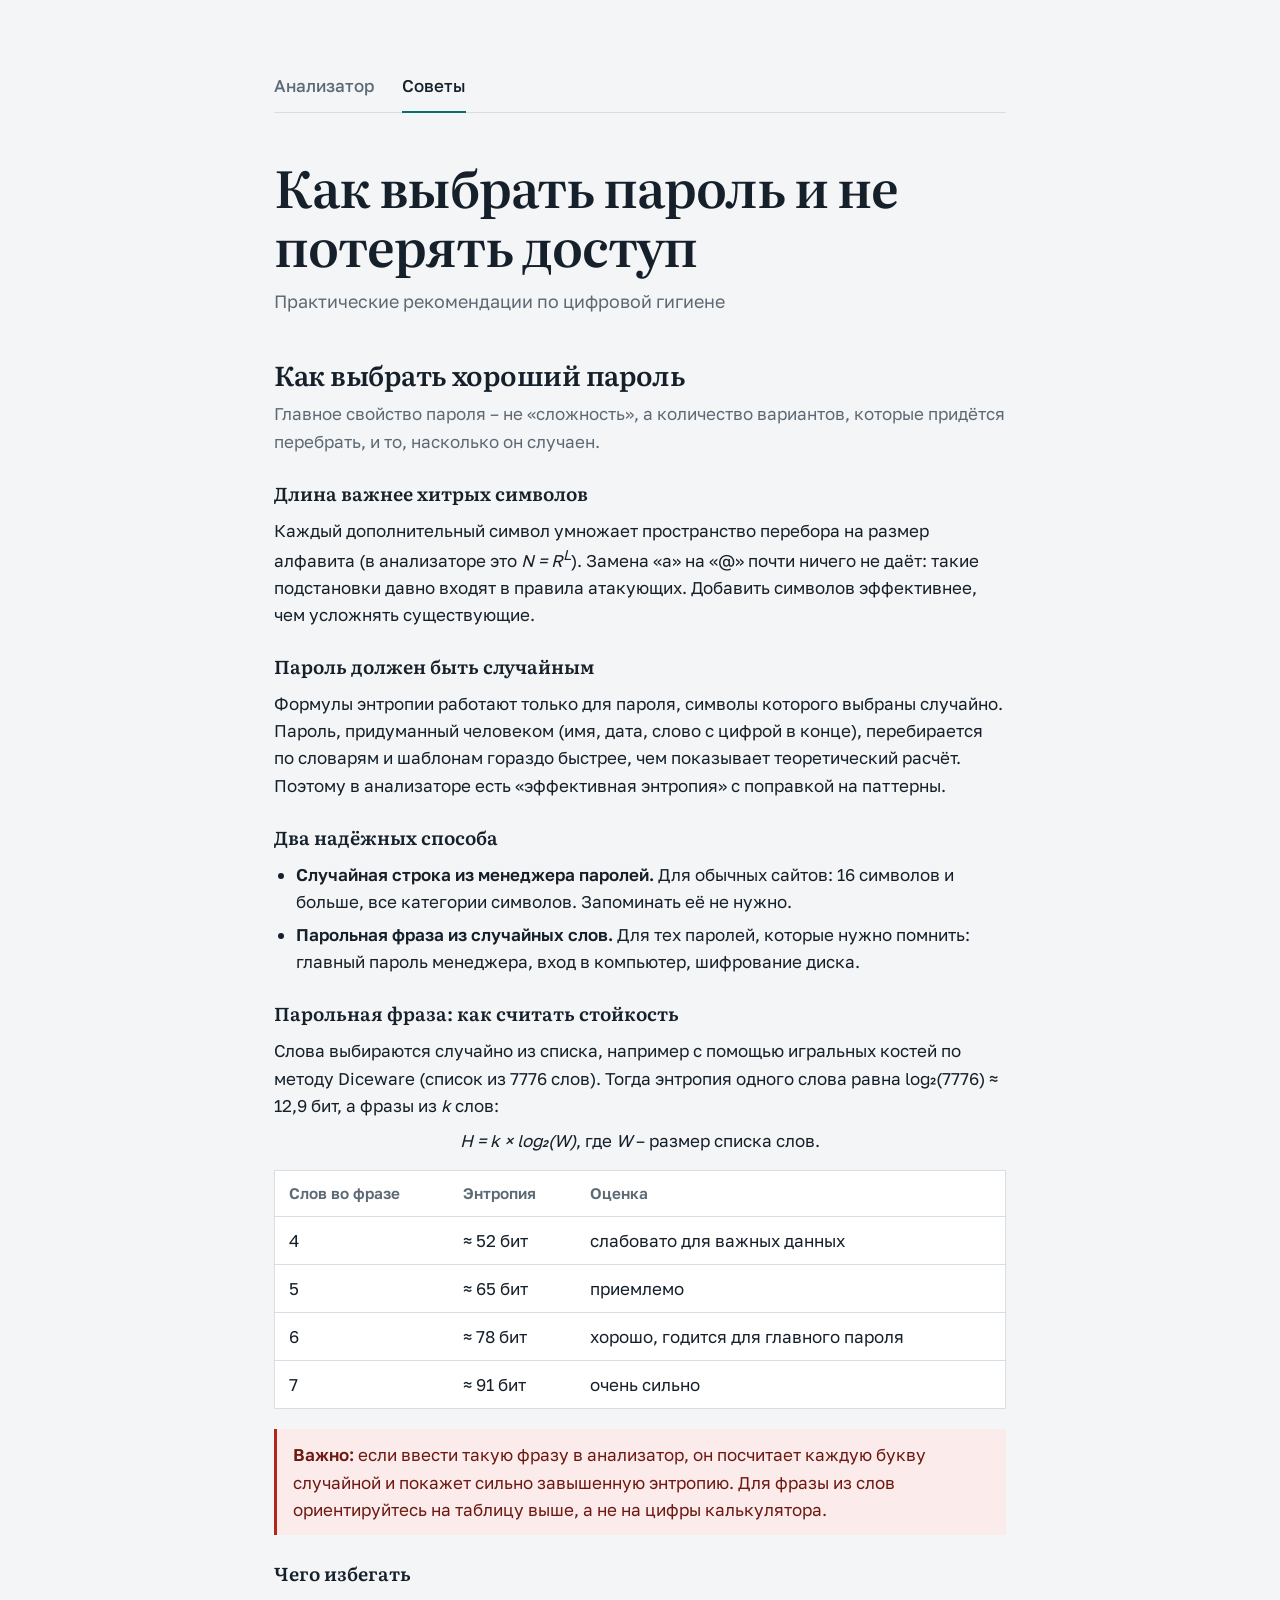
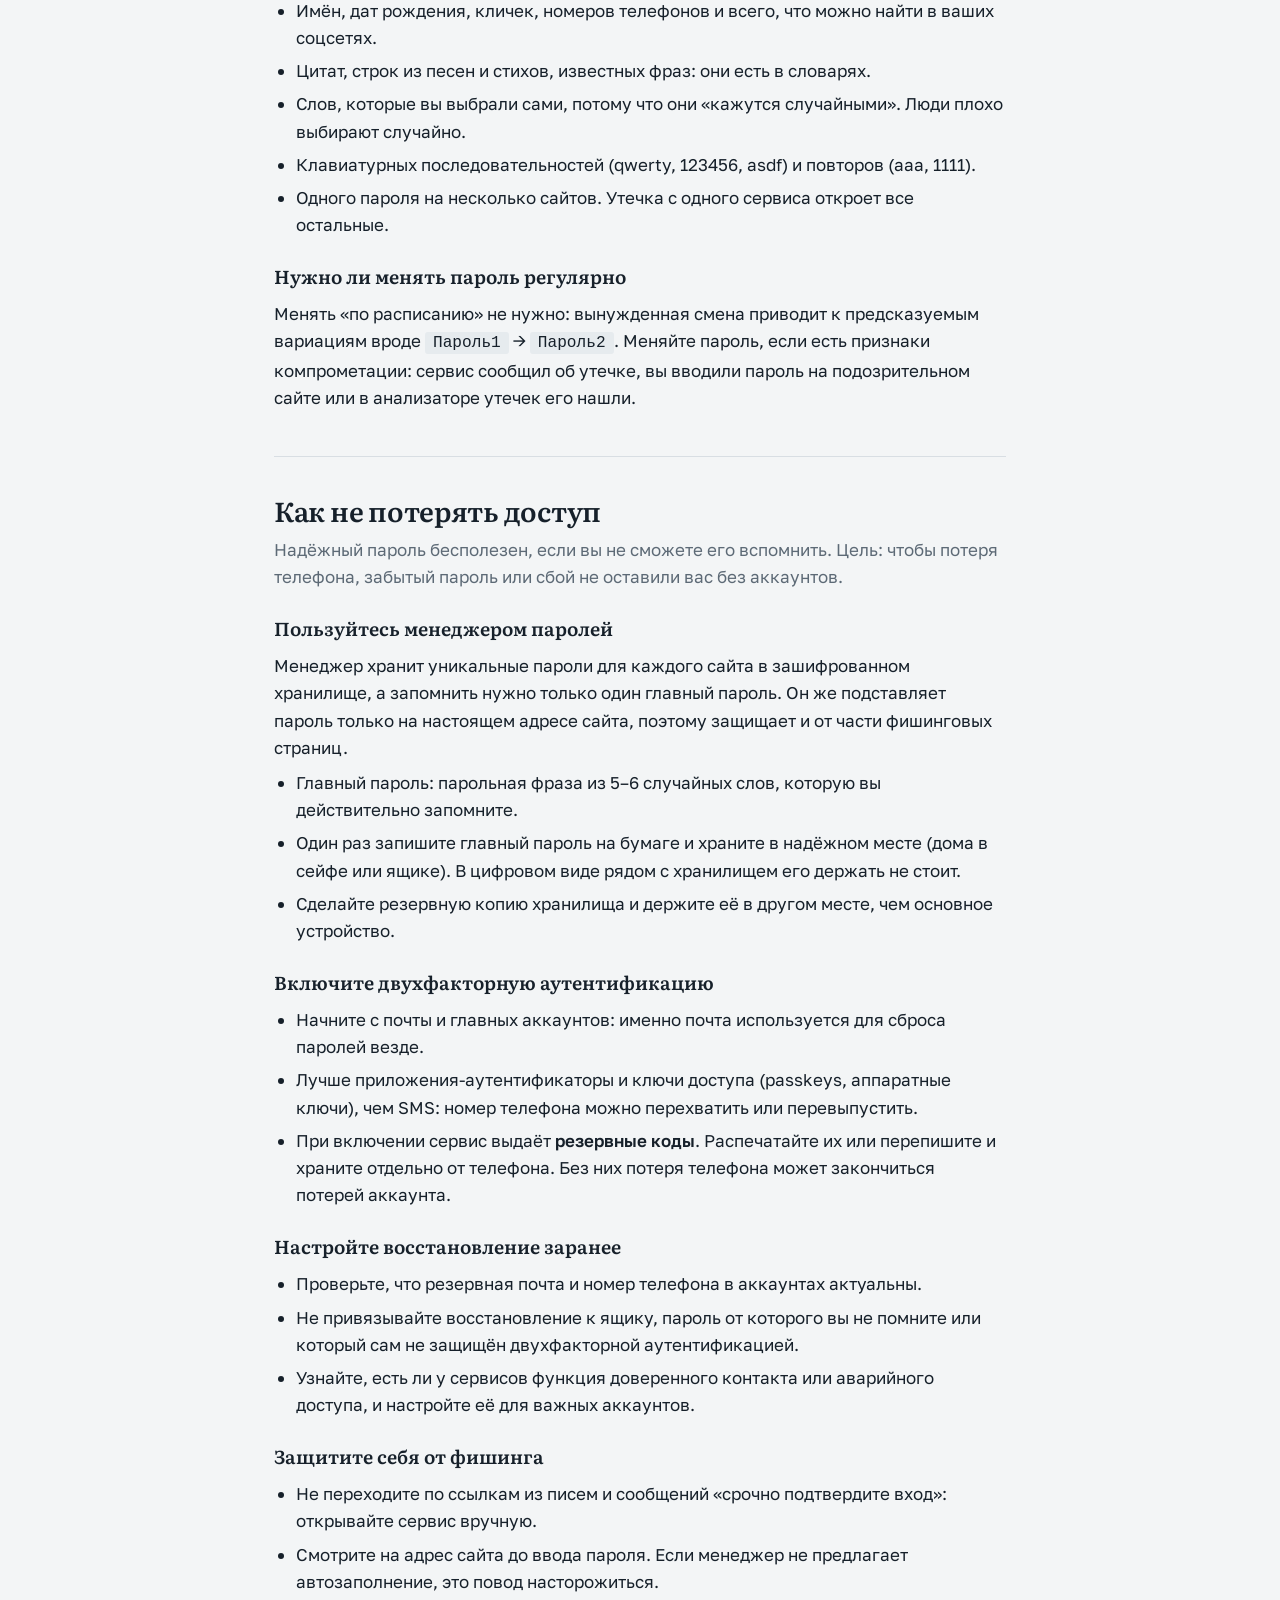
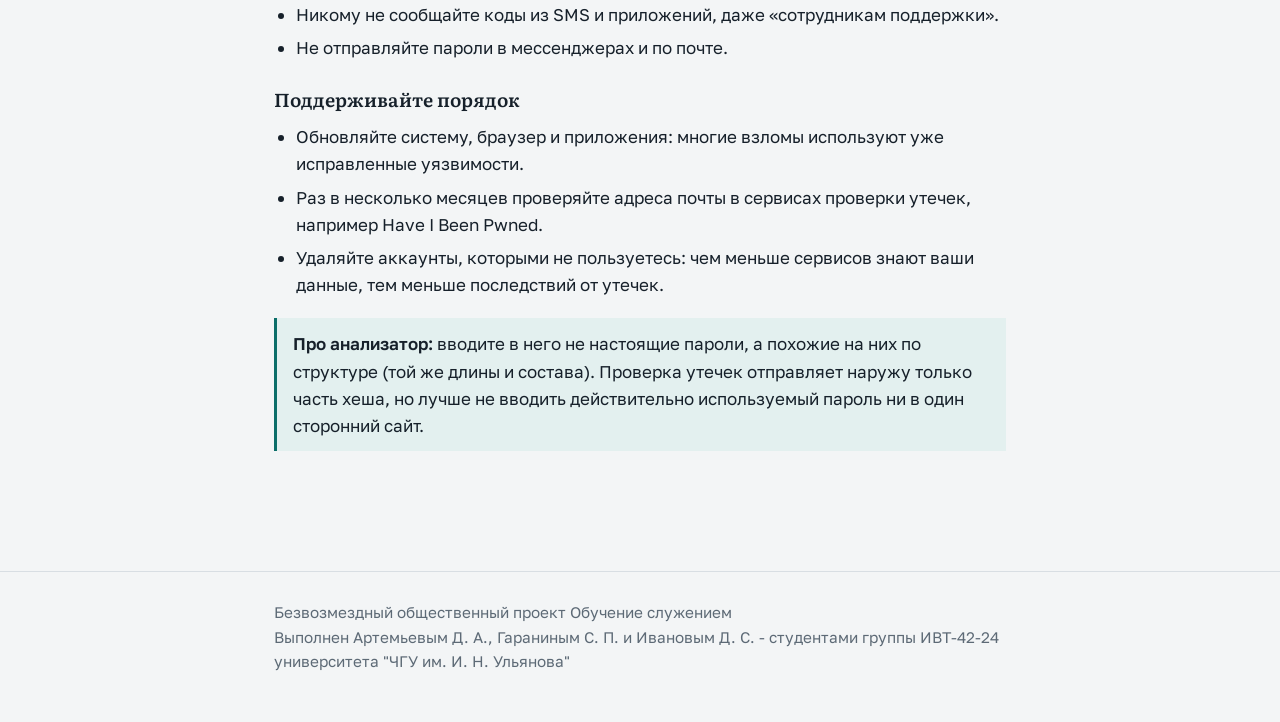
<file: tips.html>
<!DOCTYPE html>
<html lang="ru">
<head>
    <meta charset="UTF-8">
    <meta name="viewport" content="width=device-width, initial-scale=1.0">
    <title>Советы по паролям и цифровой гигиене</title>
    <link rel="preconnect" href="https://fonts.googleapis.com">
    <link rel="preconnect" href="https://fonts.gstatic.com" crossorigin>
    <link href="https://fonts.googleapis.com/css2?family=Golos+Text:wght@400;500;600&family=Literata:ital,opsz,wght@0,7..72,400..700;1,7..72,400..600&display=swap" rel="stylesheet">
    <link rel="stylesheet" href="style.css">
</head>
<body>
    <div class="header">
        <div class="container">
            <nav class="nav" aria-label="Разделы сайта">
                <a href="index.html">Анализатор</a>
                <a href="tips.html" aria-current="page">Советы</a>
            </nav>
            <h1>Как выбрать пароль и не потерять доступ</h1>
            <p class="subtitle">Практические рекомендации по цифровой гигиене</p>
        </div>
    </div>

    <div class="container main-content article">

        <section>
            <h2>Как выбрать хороший пароль</h2>
            <p class="lead">Главное свойство пароля – не «сложность», а количество вариантов, которые придётся перебрать, и то, насколько он случаен.</p>

            <h3>Длина важнее хитрых символов</h3>
            <p>Каждый дополнительный символ умножает пространство перебора на размер алфавита (в анализаторе это <i>N = R<sup>L</sup></i>). Замена «а» на «@» почти ничего не даёт: такие подстановки давно входят в правила атакующих. Добавить символов эффективнее, чем усложнять существующие.</p>

            <h3>Пароль должен быть случайным</h3>
            <p>Формулы энтропии работают только для пароля, символы которого выбраны случайно. Пароль, придуманный человеком (имя, дата, слово с цифрой в конце), перебирается по словарям и шаблонам гораздо быстрее, чем показывает теоретический расчёт. Поэтому в анализаторе есть «эффективная энтропия» с поправкой на паттерны.</p>

            <h3>Два надёжных способа</h3>
            <ul>
                <li><strong>Случайная строка из менеджера паролей.</strong> Для обычных сайтов: 16 символов и больше, все категории символов. Запоминать её не нужно.</li>
                <li><strong>Парольная фраза из случайных слов.</strong> Для тех паролей, которые нужно помнить: главный пароль менеджера, вход в компьютер, шифрование диска.</li>
            </ul>

            <h3>Парольная фраза: как считать стойкость</h3>
            <p>Слова выбираются случайно из списка, например с помощью игральных костей по методу Diceware (список из 7776 слов). Тогда энтропия одного слова равна log₂(7776) ≈ 12,9 бит, а фразы из <i>k</i> слов:</p>
            <p style="text-align:center"><i>H = k × log₂(W)</i>, где <i>W</i> – размер списка слов.</p>
            <table>
                <thead>
                    <tr><th>Слов во фразе</th><th>Энтропия</th><th>Оценка</th></tr>
                </thead>
                <tbody>
                    <tr><td>4</td><td>≈ 52 бит</td><td>слабовато для важных данных</td></tr>
                    <tr><td>5</td><td>≈ 65 бит</td><td>приемлемо</td></tr>
                    <tr><td>6</td><td>≈ 78 бит</td><td>хорошо, годится для главного пароля</td></tr>
                    <tr><td>7</td><td>≈ 91 бит</td><td>очень сильно</td></tr>
                </tbody>
            </table>
            <p class="aside warn"><strong>Важно:</strong> если ввести такую фразу в анализатор, он посчитает каждую букву случайной и покажет сильно завышенную энтропию. Для фразы из слов ориентируйтесь на таблицу выше, а не на цифры калькулятора.</p>

            <h3>Чего избегать</h3>
            <ul>
                <li>Имён, дат рождения, кличек, номеров телефонов и всего, что можно найти в ваших соцсетях.</li>
                <li>Цитат, строк из песен и стихов, известных фраз: они есть в словарях.</li>
                <li>Слов, которые вы выбрали сами, потому что они «кажутся случайными». Люди плохо выбирают случайно.</li>
                <li>Клавиатурных последовательностей (qwerty, 123456, asdf) и повторов (aaa, 1111).</li>
                <li>Одного пароля на несколько сайтов. Утечка с одного сервиса откроет все остальные.</li>
            </ul>

            <h3>Нужно ли менять пароль регулярно</h3>
            <p>Менять «по расписанию» не нужно: вынужденная смена приводит к предсказуемым вариациям вроде <span class="example">Пароль1</span> → <span class="example">Пароль2</span>. Меняйте пароль, если есть признаки компрометации: сервис сообщил об утечке, вы вводили пароль на подозрительном сайте или в анализаторе утечек его нашли.</p>
        </section>

        <section>
            <h2>Как не потерять доступ</h2>
            <p class="lead">Надёжный пароль бесполезен, если вы не сможете его вспомнить. Цель: чтобы потеря телефона, забытый пароль или сбой не оставили вас без аккаунтов.</p>

            <h3>Пользуйтесь менеджером паролей</h3>
            <p>Менеджер хранит уникальные пароли для каждого сайта в зашифрованном хранилище, а запомнить нужно только один главный пароль. Он же подставляет пароль только на настоящем адресе сайта, поэтому защищает и от части фишинговых страниц.</p>
            <ul>
                <li>Главный пароль: парольная фраза из 5–6 случайных слов, которую вы действительно запомните.</li>
                <li>Один раз запишите главный пароль на бумаге и храните в надёжном месте (дома в сейфе или ящике). В цифровом виде рядом с хранилищем его держать не стоит.</li>
                <li>Сделайте резервную копию хранилища и держите её в другом месте, чем основное устройство.</li>
            </ul>

            <h3>Включите двухфакторную аутентификацию</h3>
            <ul>
                <li>Начните с почты и главных аккаунтов: именно почта используется для сброса паролей везде.</li>
                <li>Лучше приложения-аутентификаторы и ключи доступа (passkeys, аппаратные ключи), чем SMS: номер телефона можно перехватить или перевыпустить.</li>
                <li>При включении сервис выдаёт <strong>резервные коды</strong>. Распечатайте их или перепишите и храните отдельно от телефона. Без них потеря телефона может закончиться потерей аккаунта.</li>
            </ul>

            <h3>Настройте восстановление заранее</h3>
            <ul>
                <li>Проверьте, что резервная почта и номер телефона в аккаунтах актуальны.</li>
                <li>Не привязывайте восстановление к ящику, пароль от которого вы не помните или который сам не защищён двухфакторной аутентификацией.</li>
                <li>Узнайте, есть ли у сервисов функция доверенного контакта или аварийного доступа, и настройте её для важных аккаунтов.</li>
            </ul>

            <h3>Защитите себя от фишинга</h3>
            <ul>
                <li>Не переходите по ссылкам из писем и сообщений «срочно подтвердите вход»: открывайте сервис вручную.</li>
                <li>Смотрите на адрес сайта до ввода пароля. Если менеджер не предлагает автозаполнение, это повод насторожиться.</li>
                <li>Никому не сообщайте коды из SMS и приложений, даже «сотрудникам поддержки».</li>
                <li>Не отправляйте пароли в мессенджерах и по почте.</li>
            </ul>

            <h3>Поддерживайте порядок</h3>
            <ul>
                <li>Обновляйте систему, браузер и приложения: многие взломы используют уже исправленные уязвимости.</li>
                <li>Раз в несколько месяцев проверяйте адреса почты в сервисах проверки утечек, например Have I Been Pwned.</li>
                <li>Удаляйте аккаунты, которыми не пользуетесь: чем меньше сервисов знают ваши данные, тем меньше последствий от утечек.</li>
            </ul>

            <p class="aside"><strong>Про анализатор:</strong> вводите в него не настоящие пароли, а похожие на них по структуре (той же длины и состава). Проверка утечек отправляет наружу только часть хеша, но лучше не вводить действительно используемый пароль ни в один сторонний сайт.</p>
        </section>

    </div>

    <div class="footer">
        <div class="container">
            <p>Безвозмездный общественный проект Обучение служением</p>
            <p>Выполнен Артемьевым Д. А., Гараниным С. П. и Ивановым Д. С. - студентами группы ИВТ-42-24 университета "ЧГУ им. И. Н. Ульянова"</p>
        </div>
    </div>
</body>
</html>
</file>
<file: style.css>
:root {
    --bg: #f3f5f6;
    --panel: #ffffff;
    --ink: #16202a;
    --muted: #5d6a76;
    --line: #d8dee3;
    --accent: #0b6e69;
    --accent-soft: #e3f0ef;
    --bad: #b3261e;
    --bad-soft: #fbeceb;
    --serif: 'Literata', Georgia, 'Times New Roman', serif;
    --sans: 'Golos Text', system-ui, -apple-system, 'Segoe UI', sans-serif;
}

* {
    margin: 0;
    padding: 0;
    box-sizing: border-box;
}

html {
    font-size: 17px;
}

body {
    font-family: var(--sans);
    background: var(--bg);
    color: var(--ink);
    line-height: 1.6;
    min-height: 100vh;
}

.container {
    max-width: 780px;
    margin: 0 auto;
    padding: 0 24px;
}

/* ---------- Шапка ---------- */
.header {
    padding: 72px 0 40px;
}

.header h1 {
    font-family: var(--serif);
    font-size: clamp(2rem, 5.5vw, 3rem);
    font-weight: 600;
    line-height: 1.15;
    letter-spacing: -0.02em;
    margin-bottom: 14px;
}

.subtitle {
    color: var(--muted);
    font-size: 1.05rem;
}

.main-content {
    padding-bottom: 40px;
}

/* ---------- Базовые блоки ---------- */
.card {
    margin-bottom: 40px;
}

.card h2 {
    font-family: var(--serif);
    font-size: 1.5rem;
    font-weight: 600;
    line-height: 1.3;
    letter-spacing: -0.01em;
    margin-bottom: 16px;
}

.card h3 {
    font-family: var(--serif);
    font-size: 1.15rem;
    font-weight: 600;
    line-height: 1.35;
    margin-bottom: 10px;
}

/* ---------- Ввод пароля ---------- */
#passwordInput {
    width: 100%;
    font-family: ui-monospace, 'SFMono-Regular', Consolas, 'Liberation Mono', monospace;
    font-size: 1.5rem;
    color: var(--ink);
    background: var(--panel);
    border: 1px solid var(--line);
    border-bottom: 2px solid var(--ink);
    border-radius: 4px 4px 0 0;
    padding: 16px 18px;
    transition: border-color 0.15s ease, box-shadow 0.15s ease;
}

#passwordInput::placeholder {
    color: #9aa5ae;
}

#passwordInput:focus {
    outline: none;
    border-bottom-color: var(--accent);
    box-shadow: 0 0 0 3px var(--accent-soft);
}

/* ---------- Параметры атаки ---------- */
.setting-desc {
    color: var(--muted);
    margin-bottom: 14px;
}

.attack-options {
    display: grid;
    grid-template-columns: repeat(3, 1fr);
    border: 1px solid var(--line);
    border-radius: 6px;
    background: var(--panel);
    overflow: hidden;
}

.attack-option {
    display: block;
}

.attack-option + .attack-option {
    border-left: 1px solid var(--line);
}

.attack-option input {
    position: absolute;
    opacity: 0;
    pointer-events: none;
}

.option-card {
    display: flex;
    flex-direction: column;
    gap: 2px;
    height: 100%;
    padding: 14px 16px;
    cursor: pointer;
    transition: background 0.15s ease, color 0.15s ease;
}

.option-card:hover {
    background: var(--accent-soft);
}

.attack-option input:checked + .option-card {
    background: var(--ink);
    color: #fff;
}

.attack-option input:focus-visible + .option-card {
    outline: 2px solid var(--accent);
    outline-offset: -4px;
}

.option-name {
    font-weight: 600;
}

.option-value {
    font-size: 0.85rem;
    opacity: 0.75;
}

/* ---------- Метрики ---------- */
.results-grid {
    display: grid;
    grid-template-columns: 1fr 1fr;
    background: var(--panel);
    border: 1px solid var(--line);
    border-radius: 6px;
    margin-bottom: 40px;
}

.results-grid .card {
    margin: 0;
    padding: 22px 24px;
    border-bottom: 1px solid var(--line);
}

.results-grid .card:nth-child(odd):not(:last-child) {
    border-right: 1px solid var(--line);
}

.results-grid .card:last-child {
    grid-column: 1 / -1;
    border-bottom: none;
}

.metric-card h3 {
    font-family: var(--sans);
    font-size: 0.9rem;
    font-weight: 500;
    color: var(--muted);
    margin-bottom: 6px;
}

.metric-value {
    font-family: var(--serif);
    font-size: 1.7rem;
    font-weight: 600;
    line-height: 1.25;
    letter-spacing: -0.01em;
    word-break: break-word;
}

#breachStatus {
    font-family: var(--sans);
    font-size: 1.05rem;
    font-weight: 600;
    transition: color 0.3s ease;
}

.metric-desc {
    color: var(--muted);
    font-size: 0.85rem;
    margin-top: 4px;
}

/* ---------- График ---------- */
.chart-explanation {
    color: var(--muted);
    font-size: 0.95rem;
    margin-bottom: 18px;
}

.chart-explanation p + p {
    margin-top: 2px;
}

.chart-explanation strong {
    color: var(--ink);
    font-weight: 600;
}

.highlight {
    margin-top: 14px !important;
    padding: 8px 14px;
    border-left: 3px solid var(--accent);
    background: var(--accent-soft);
    color: var(--ink);
}

.chart-container {
    height: 300px;
    background: var(--panel);
    border: 1px solid var(--line);
    border-radius: 6px;
    padding: 16px;
}

/* ---------- Рекомендации ---------- */
#recommendations {
    list-style: none;
    border-top: 1px solid var(--line);
}

#recommendations li {
    padding: 12px 0;
    border-bottom: 1px solid var(--line);
}

/* ---------- Математический разбор ---------- */
.explanation-card {
    margin-top: 56px;
    margin-bottom: 0;
}

.explanation-card > h2 {
    font-size: 1.8rem;
    margin-bottom: 20px;
}

.explanation-intro {
    color: var(--muted);
    margin-bottom: 8px;
}

.explanation-intro code {
    font-family: ui-monospace, 'SFMono-Regular', Consolas, 'Liberation Mono', monospace;
    font-size: 0.95rem;
    color: var(--ink);
    background: #e6ebee;
    padding: 2px 8px;
    border-radius: 3px;
    word-break: break-all;
}

.explanation-block {
    padding: 32px 0;
    border-top: 1px solid var(--line);
}

.explanation-block:last-child {
    padding-bottom: 8px;
}

.explanation-block h3 {
    font-size: 1.25rem;
    margin-bottom: 14px;
}

.formula-box {
    font-family: var(--serif);
    font-style: italic;
    font-size: 1.5rem;
    text-align: center;
    padding: 18px 20px;
    margin: 0 0 20px;
    background: var(--panel);
    border: 1px solid var(--line);
    border-radius: 6px;
}

.formula-box strong {
    font-weight: 500;
}

.explanation-content p {
    margin: 10px 0;
}

.explanation-content ul {
    margin: 10px 0 10px 1.3rem;
}

.explanation-content li {
    margin: 6px 0;
}

.explanation-content ul ul {
    margin-top: 6px;
}

#expCategories,
#expPatterns {
    list-style: none;
    margin-left: 0.4rem;
}

.explanation-content strong {
    font-weight: 600;
}

.note {
    color: var(--muted);
    font-size: 0.95rem;
    padding-left: 14px;
    border-left: 3px solid var(--line);
    margin-top: 16px !important;
}

.warning-box {
    background: var(--bad-soft);
    border-left: 3px solid var(--bad);
    color: #6e1812;
    padding: 12px 16px;
    margin-top: 16px;
}

.hidden {
    display: none;
}

/* ---------- Подвал ---------- */
.footer {
    margin-top: 40px;
    padding: 28px 0 48px;
    border-top: 1px solid var(--line);
    color: var(--muted);
    font-size: 0.9rem;
}

/* ---------- Мобильные ---------- */
@media (max-width: 640px) {
    html {
        font-size: 16px;
    }

    .header {
        padding: 48px 0 28px;
    }

    .attack-options {
        grid-template-columns: 1fr;
    }

    .attack-option + .attack-option {
        border-left: none;
        border-top: 1px solid var(--line);
    }

    .results-grid {
        grid-template-columns: 1fr;
    }

    .results-grid .card:nth-child(odd):not(:last-child) {
        border-right: none;
    }

    #passwordInput {
        font-size: 1.2rem;
    }

    .formula-box {
        font-size: 1.2rem;
    }

    .chart-container {
        height: 260px;
        padding: 10px;
    }
}

/* ---------- Навигация между страницами ---------- */
.nav {
    display: flex;
    gap: 28px;
    margin-bottom: 44px;
    border-bottom: 1px solid var(--line);
}

.nav a {
    padding: 0 0 12px;
    margin-bottom: -1px;
    color: var(--muted);
    text-decoration: none;
    font-weight: 500;
    border-bottom: 2px solid transparent;
}

.nav a:hover {
    color: var(--ink);
}

.nav a[aria-current="page"] {
    color: var(--ink);
    border-bottom-color: var(--accent);
}

.nav a:focus-visible {
    outline: 2px solid var(--accent);
    outline-offset: 4px;
}

/* ---------- Страница советов ---------- */
.article section {
    padding: 36px 0;
    border-top: 1px solid var(--line);
}

.article section:first-child {
    border-top: none;
    padding-top: 0;
}

.article h2 {
    font-family: var(--serif);
    font-size: 1.6rem;
    font-weight: 600;
    line-height: 1.3;
    letter-spacing: -0.01em;
    margin-bottom: 8px;
}

.article .lead {
    color: var(--muted);
    margin-bottom: 24px;
}

.article h3 {
    font-family: var(--serif);
    font-size: 1.1rem;
    font-weight: 600;
    margin: 24px 0 6px;
}

.article p {
    margin: 8px 0;
}

.article ul {
    margin: 8px 0 8px 1.3rem;
}

.article li {
    margin: 6px 0;
}

.article strong {
    font-weight: 600;
}

.article table {
    width: 100%;
    border-collapse: collapse;
    margin: 16px 0;
    background: var(--panel);
    border: 1px solid var(--line);
}

.article th,
.article td {
    padding: 10px 14px;
    text-align: left;
    border-bottom: 1px solid var(--line);
}

.article th {
    font-weight: 600;
    color: var(--muted);
    font-size: 0.9rem;
}

.article tr:last-child td {
    border-bottom: none;
}

.article .aside {
    margin: 20px 0 4px;
    padding: 12px 16px;
    border-left: 3px solid var(--accent);
    background: var(--accent-soft);
}

.article .aside.warn {
    border-left-color: var(--bad);
    background: var(--bad-soft);
    color: #6e1812;
}

.article .example {
    font-family: ui-monospace, 'SFMono-Regular', Consolas, 'Liberation Mono', monospace;
    font-size: 0.95rem;
    background: #e6ebee;
    padding: 2px 8px;
    border-radius: 3px;
}
</file>
